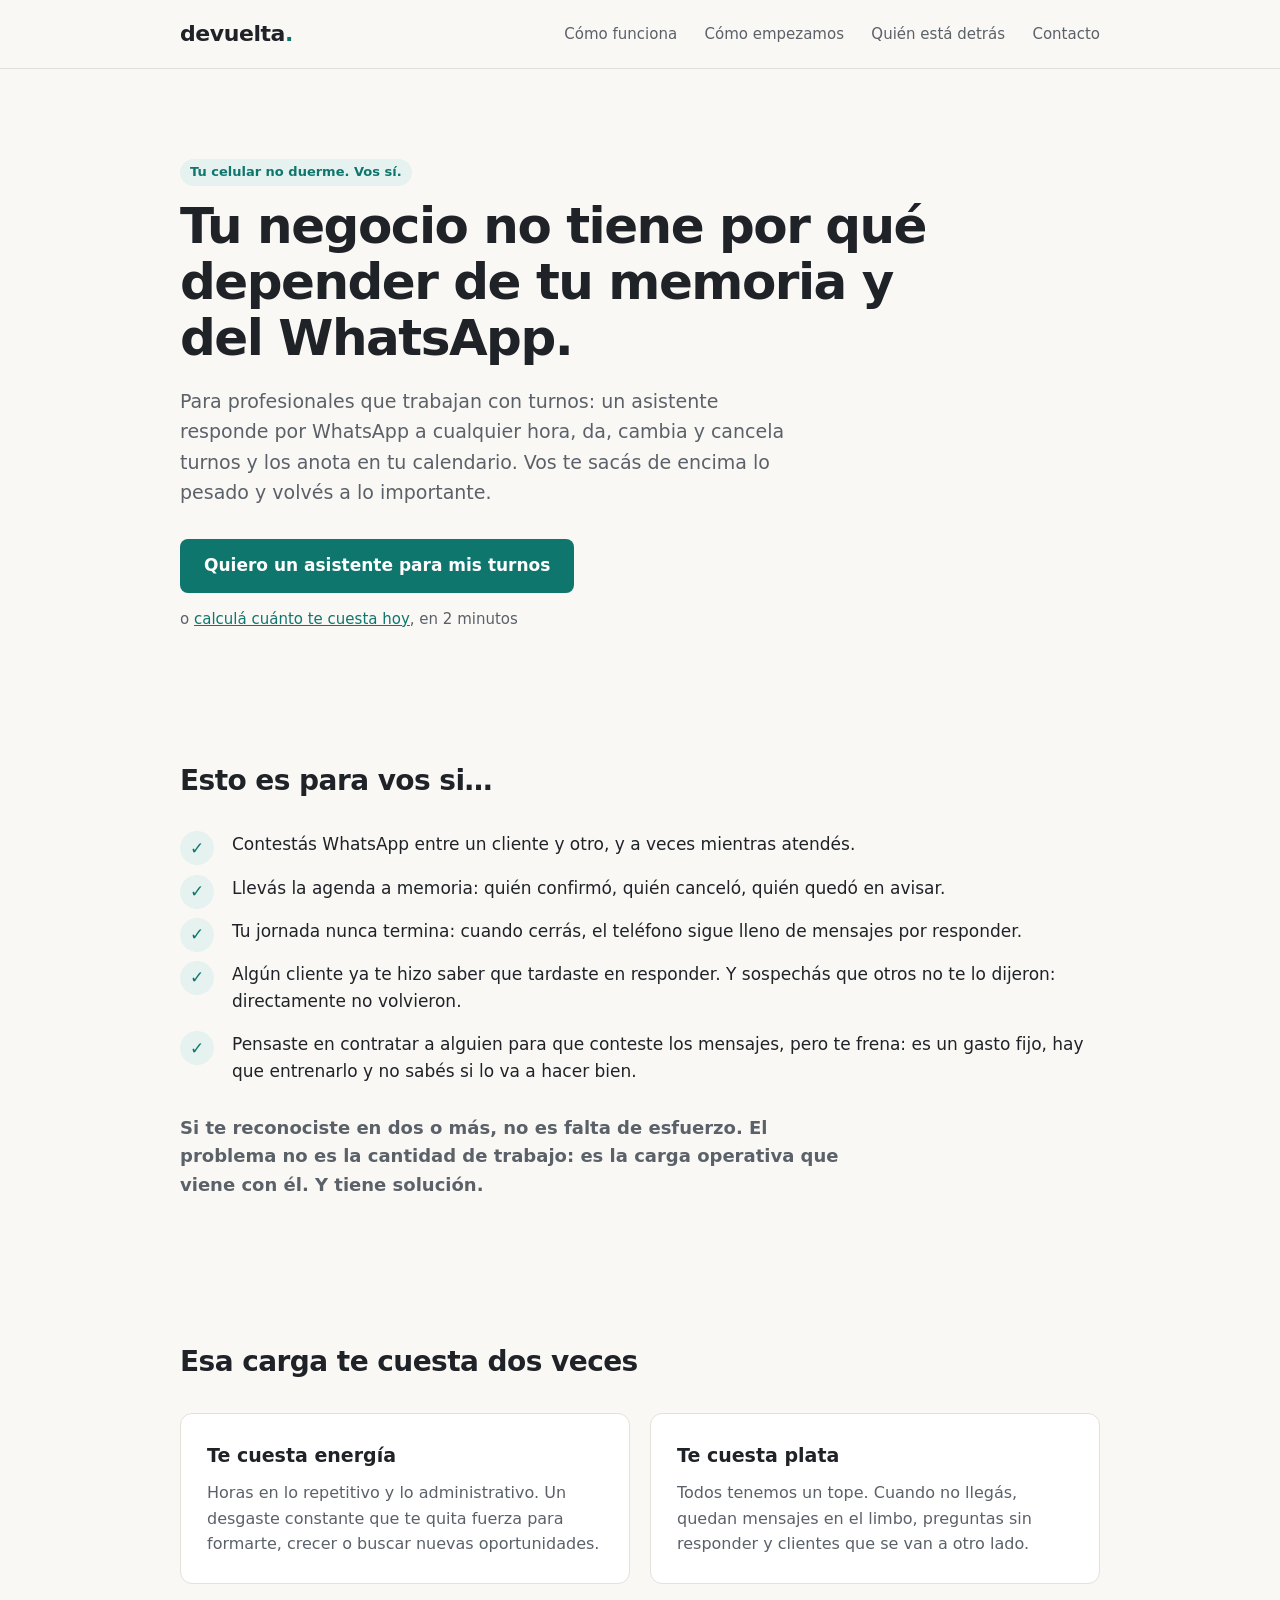
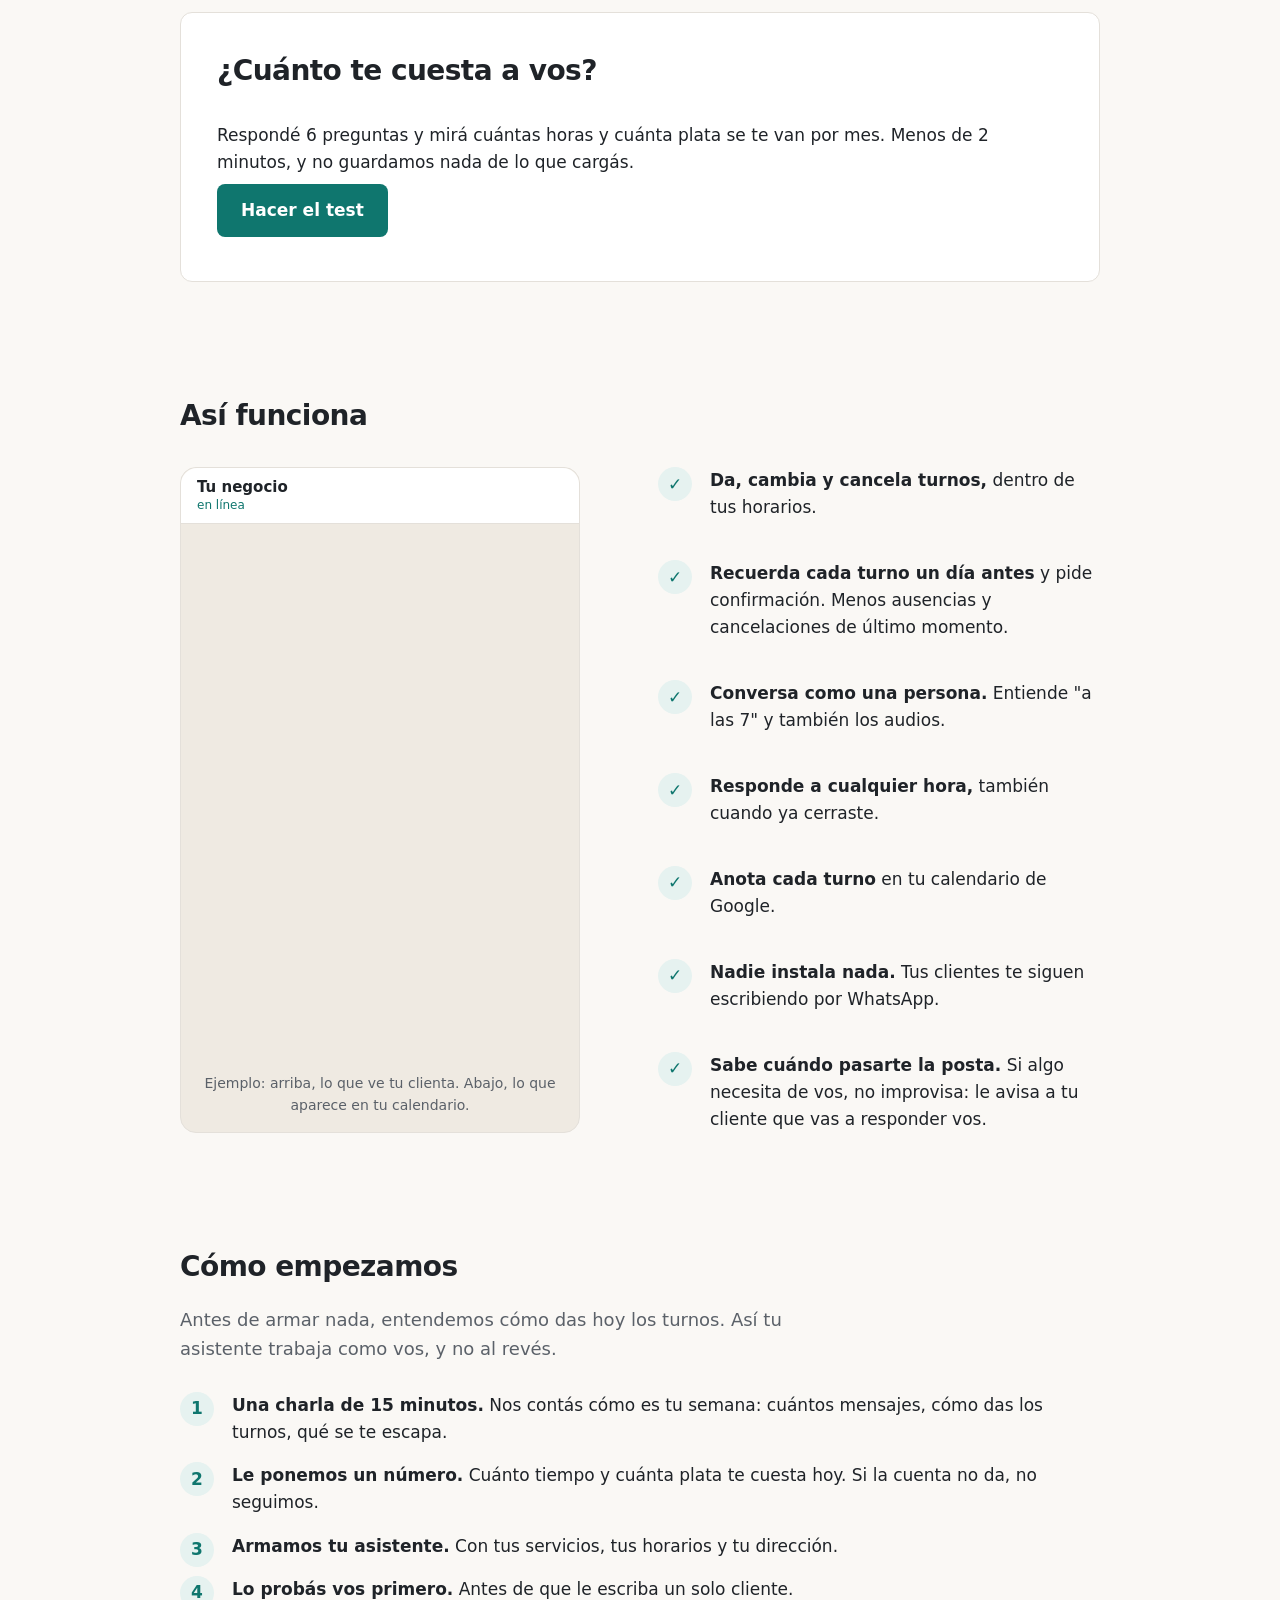
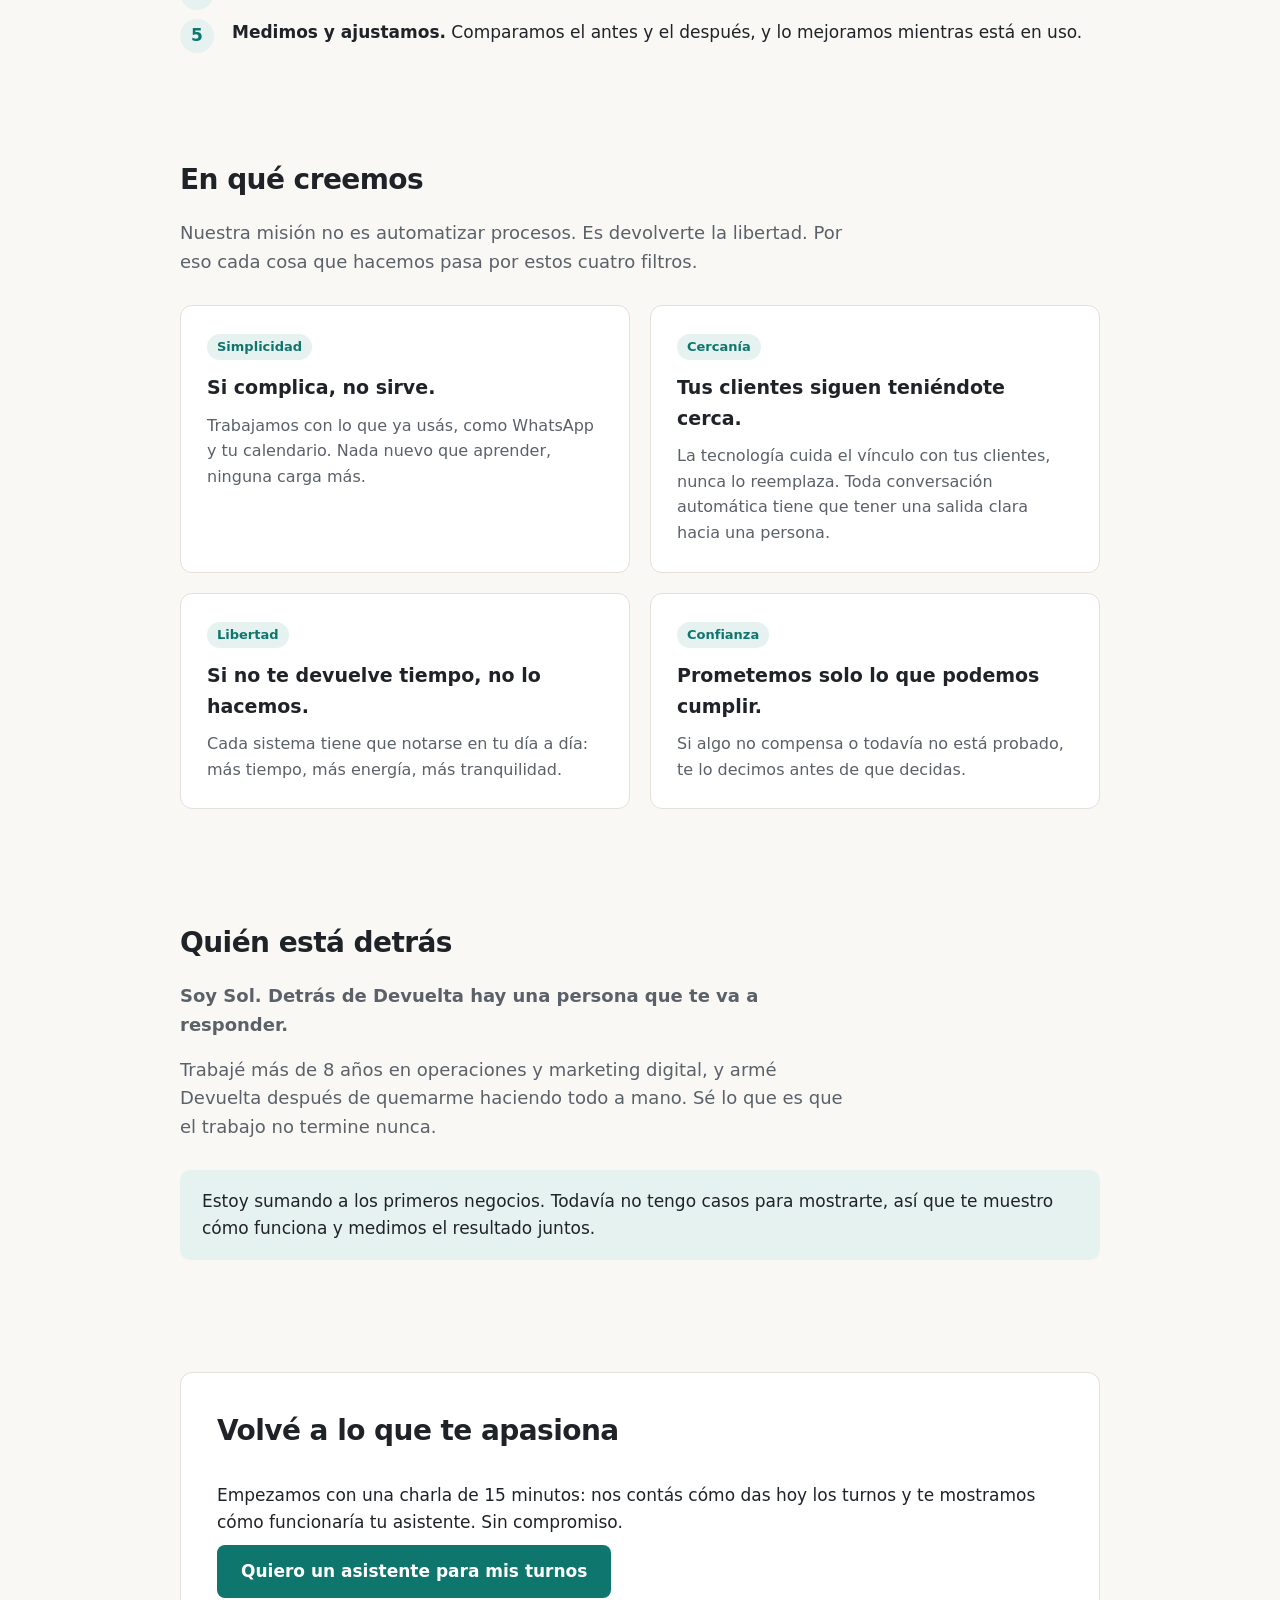
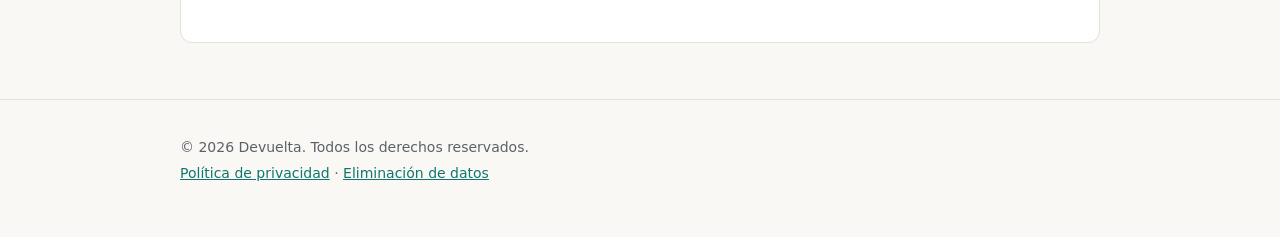
<file: index.html>
<!doctype html>
<html lang="es-AR">
<head>
  <meta charset="utf-8">
  <meta name="viewport" content="width=device-width, initial-scale=1">
  <title>Devuelta · Soluciones impulsadas con IA</title>
  <meta name="description" content="Para profesionales que trabajan con turnos: un asistente responde por WhatsApp a cualquier hora, da, cambia y cancela turnos, los recuerda un día antes y los anota en tu calendario. Sin instalar nada.">
  <meta property="og:type" content="website">
  <meta property="og:url" content="https://devuelta.com.ar/">
  <meta property="og:title" content="Devuelta · Soluciones impulsadas con IA">
  <meta property="og:description" content="Tu celular no duerme. Vos sí. Un asistente atiende tus turnos por WhatsApp y vos volvés a lo importante.">
  <meta property="og:locale" content="es_AR">
  <link rel="icon" href="favicon.svg" type="image/svg+xml">
  <link rel="icon" href="favicon-32.png" sizes="32x32" type="image/png">
  <link rel="apple-touch-icon" href="apple-touch-icon.png">
  <link rel="stylesheet" href="styles.css?v=10">
</head>
<body>
  <header>
    <div class="contenedor">
      <a class="marca" href="index.html">devuelta<span>.</span></a>
      <nav>
        <a href="#como-funciona">Cómo funciona</a>
        <a href="#como-empezamos">Cómo empezamos</a>
        <a href="#quien">Quién está detrás</a>
        <a href="#contacto">Contacto</a>
      </nav>
    </div>
  </header>

  <main>
    <div class="contenedor hero">
      <span class="etiqueta">Tu celular no duerme. Vos sí.</span>
      <h1>Tu negocio no tiene por qué depender de tu memoria y del WhatsApp.</h1>
      <p>Para profesionales que trabajan con turnos: un asistente responde por WhatsApp a cualquier hora, da, cambia y cancela turnos y los anota en tu calendario. Vos te sacás de encima lo pesado y volvés a lo importante.</p>
      <a class="boton" href="https://wa.me/5492213147922?text=%C2%A1Hola%20Sol%21%20Vi%20la%20web%20de%20Devuelta%20y%20quiero%20un%20asistente%20para%20mis%20turnos.%20Te%20cuento%20c%C3%B3mo%20trabajo%20hoy%3A" target="_blank" rel="noopener">Quiero un asistente para mis turnos</a>
      <p class="hero-secundario">o <a href="test/index.html">calculá cuánto te cuesta hoy</a>, en 2 minutos</p>
    </div>

    <section id="para-vos">
      <div class="contenedor">
        <h2>Esto es para vos si…</h2>
        <ol class="pasos checklist">
          <li>Contestás WhatsApp entre un cliente y otro, y a veces mientras atendés.</li>
          <li>Llevás la agenda a memoria: quién confirmó, quién canceló, quién quedó en avisar.</li>
          <li>Tu jornada nunca termina: cuando cerrás, el teléfono sigue lleno de mensajes por responder.</li>
          <li>Algún cliente ya te hizo saber que tardaste en responder. Y sospechás que otros no te lo dijeron: directamente no volvieron.</li>
          <li>Pensaste en contratar a alguien para que conteste los mensajes, pero te frena: es un gasto fijo, hay que entrenarlo y no sabés si lo va a hacer bien.</li>
        </ol>
        <p class="bajada cierre">Si te reconociste en dos o más, no es falta de esfuerzo. El problema no es la cantidad de trabajo: es la carga operativa que viene con él. Y tiene solución.</p>
      </div>
    </section>

    <section id="problema">
      <div class="contenedor">
        <h2>Esa carga te cuesta dos veces</h2>
        <div class="tarjetas">
          <div class="tarjeta">
            <h3>Te cuesta energía</h3>
            <p>Horas en lo repetitivo y lo administrativo. Un desgaste constante que te quita fuerza para formarte, crecer o buscar nuevas oportunidades.</p>
          </div>
          <div class="tarjeta">
            <h3>Te cuesta plata</h3>
            <p>Todos tenemos un tope. Cuando no llegás, quedan mensajes en el limbo, preguntas sin responder y clientes que se van a otro lado.</p>
          </div>
        </div>
        <div class="contacto test-bloque">
          <h2>¿Cuánto te cuesta a vos?</h2>
          <p>Respondé 6 preguntas y mirá cuántas horas y cuánta plata se te van por mes. Menos de 2 minutos, y no guardamos nada de lo que cargás.</p>
          <p><a class="boton" href="test/index.html">Hacer el test</a></p>
        </div>
      </div>
    </section>

    <section id="como-funciona">
      <div class="contenedor">
        <h2>Así funciona</h2>
        <div class="dos-columnas">
          <div class="chat" id="chat" aria-label="Ejemplo de conversación por WhatsApp: a las 22:15 una clienta pide turno y el asistente se lo reserva para el viernes a las 19.">
            <div class="chat-cabecera"><strong>Tu negocio</strong><span id="chatEstado">en línea</span></div>
            <div class="msg clienta">Hola! Quiero un turno para el viernes a la tarde, puede ser?<span class="hora">22:15</span></div>
            <div class="msg">¡Hola! 😊 El viernes a la tarde tengo libre a las 16:00 y a las 19:00. ¿Cuál te queda mejor? Decime también tu nombre y para qué es el turno.<span class="hora">22:15</span></div>
            <div class="msg clienta">A las 7. Soy Carla, es para una limpieza facial<span class="hora">22:16</span></div>
            <div class="msg">¡Genial, Carla! Tu turno quedó reservado:<br>📅 <strong>Viernes 20/11, 19:00</strong><br>📍 Mitre 450<br>Si necesitás cambiarlo, escribime por acá.<span class="hora">22:16</span></div>
            <div class="chat-aviso">📅 <strong>Nuevo turno en tu calendario</strong><br>Viernes 20/11 · 19:00 · Carla · Limpieza facial</div>
            <p class="chat-pie">Ejemplo: arriba, lo que ve tu clienta. Abajo, lo que aparece en tu calendario.</p>
          </div>
          <div>
            <ol class="pasos checklist">
              <li><strong>Da, cambia y cancela turnos,</strong> dentro de tus horarios.</li>
              <li><strong>Recuerda cada turno un día antes</strong> y pide confirmación. Menos ausencias y cancelaciones de último momento.</li>
              <li><strong>Conversa como una persona.</strong> Entiende "a las 7" y también los audios.</li>
              <li><strong>Responde a cualquier hora,</strong> también cuando ya cerraste.</li>
              <li><strong>Anota cada turno</strong> en tu calendario de Google.</li>
              <li><strong>Nadie instala nada.</strong> Tus clientes te siguen escribiendo por WhatsApp.</li>
              <li><strong>Sabe cuándo pasarte la posta.</strong> Si algo necesita de vos, no improvisa: le avisa a tu cliente que vas a responder vos.</li>
            </ol>
          </div>
        </div>
      </div>
    </section>

    <section id="como-empezamos">
      <div class="contenedor">
        <h2>Cómo empezamos</h2>
        <p class="bajada">Antes de armar nada, entendemos cómo das hoy los turnos. Así tu asistente trabaja como vos, y no al revés.</p>
        <ol class="pasos">
          <li><strong>Una charla de 15 minutos.</strong> Nos contás cómo es tu semana: cuántos mensajes, cómo das los turnos, qué se te escapa.</li>
          <li><strong>Le ponemos un número.</strong> Cuánto tiempo y cuánta plata te cuesta hoy. Si la cuenta no da, no seguimos.</li>
          <li><strong>Armamos tu asistente.</strong> Con tus servicios, tus horarios y tu dirección.</li>
          <li><strong>Lo probás vos primero.</strong> Antes de que le escriba un solo cliente.</li>
          <li><strong>Medimos y ajustamos.</strong> Comparamos el antes y el después, y lo mejoramos mientras está en uso.</li>
        </ol>
      </div>
    </section>

    <section id="valores">
      <div class="contenedor">
        <h2>En qué creemos</h2>
        <p class="bajada">Nuestra misión no es automatizar procesos. Es devolverte la libertad. Por eso cada cosa que hacemos pasa por estos cuatro filtros.</p>
        <div class="tarjetas tarjetas-dos">
          <div class="tarjeta">
            <span class="etiqueta">Simplicidad</span>
            <h3>Si complica, no sirve.</h3>
            <p>Trabajamos con lo que ya usás, como WhatsApp y tu calendario. Nada nuevo que aprender, ninguna carga más.</p>
          </div>
          <div class="tarjeta">
            <span class="etiqueta">Cercanía</span>
            <h3>Tus clientes siguen teniéndote cerca.</h3>
            <p>La tecnología cuida el vínculo con tus clientes, nunca lo reemplaza. Toda conversación automática tiene que tener una salida clara hacia una persona.</p>
          </div>
          <div class="tarjeta">
            <span class="etiqueta">Libertad</span>
            <h3>Si no te devuelve tiempo, no lo hacemos.</h3>
            <p>Cada sistema tiene que notarse en tu día a día: más tiempo, más energía, más tranquilidad.</p>
          </div>
          <div class="tarjeta">
            <span class="etiqueta">Confianza</span>
            <h3>Prometemos solo lo que podemos cumplir.</h3>
            <p>Si algo no compensa o todavía no está probado, te lo decimos antes de que decidas.</p>
          </div>
        </div>
      </div>
    </section>

    <section id="quien">
      <div class="contenedor">
        <h2>Quién está detrás</h2>
        <p class="bajada"><strong>Soy Sol. Detrás de Devuelta hay una persona que te va a responder.</strong></p>
        <p class="bajada">Trabajé más de 8 años en operaciones y marketing digital, y armé Devuelta después de quemarme haciendo todo a mano. Sé lo que es que el trabajo no termine nunca.</p>
        <p class="nota">Estoy sumando a los primeros negocios. Todavía no tengo casos para mostrarte, así que te muestro cómo funciona y medimos el resultado juntos.</p>
      </div>
    </section>

    <section id="contacto">
      <div class="contenedor">
        <div class="contacto">
          <h2>Volvé a lo que te apasiona</h2>
          <p>Empezamos con una charla de 15 minutos: nos contás cómo das hoy los turnos y te mostramos cómo funcionaría tu asistente. Sin compromiso.</p>
          <p><a class="boton" href="https://wa.me/5492213147922?text=%C2%A1Hola%20Sol%21%20Vi%20la%20web%20de%20Devuelta%20y%20quiero%20un%20asistente%20para%20mis%20turnos.%20Te%20cuento%20c%C3%B3mo%20trabajo%20hoy%3A" target="_blank" rel="noopener">Quiero un asistente para mis turnos</a></p>
        </div>
      </div>
    </section>
  </main>

  <footer>
    <div class="contenedor">
      <p>© 2026 Devuelta. Todos los derechos reservados.</p>
      <p><a href="privacidad.html">Política de privacidad</a> · <a href="privacidad.html#eliminacion">Eliminación de datos</a></p>
    </div>
  </footer>
<script>
// Conversación de ejemplo: aparece mensaje a mensaje, como en la demo.
// Sin JavaScript o con "reducir movimiento" activado, se ve completa.
(function () {
  var chat = document.getElementById("chat");
  if (!chat || !("IntersectionObserver" in window)) return;
  if (window.matchMedia && window.matchMedia("(prefers-reduced-motion: reduce)").matches) return;
  var piezas = chat.querySelectorAll(".msg, .chat-aviso, .chat-fecha");
  var estado = document.getElementById("chatEstado");
  // [momento en ms, qué pasa]: número = mostrar esa pieza; "e" = escribiendo; "l" = en línea
  var guion = [[600, 0], [1500, "e"], [3200, 1], [3200, "l"], [5200, 2], [6200, "e"], [8000, 3], [8000, "l"], [9200, 4]];
  var timers = [], corriendo = false;
  chat.classList.add("animado");
  function reiniciar() {
    piezas.forEach(function (p) { p.classList.remove("visible"); });
    estado.textContent = "en línea";
  }
  function correr() {
    corriendo = true;
    reiniciar();
    guion.forEach(function (paso) {
      timers.push(setTimeout(function () {
        if (paso[1] === "e") estado.textContent = "escribiendo…";
        else if (paso[1] === "l") estado.textContent = "en línea";
        else if (piezas[paso[1]]) piezas[paso[1]].classList.add("visible");
      }, paso[0]));
    });
    timers.push(setTimeout(correr, 15000));
  }
  function frenar() { timers.forEach(clearTimeout); timers = []; corriendo = false; }
  new IntersectionObserver(function (entradas) {
    entradas.forEach(function (e) {
      if (e.isIntersecting && !corriendo) correr();
      else if (!e.isIntersecting && corriendo) frenar();
    });
  }, { threshold: 0.4 }).observe(chat);
})();
</script>
</body>
</html>
</file>
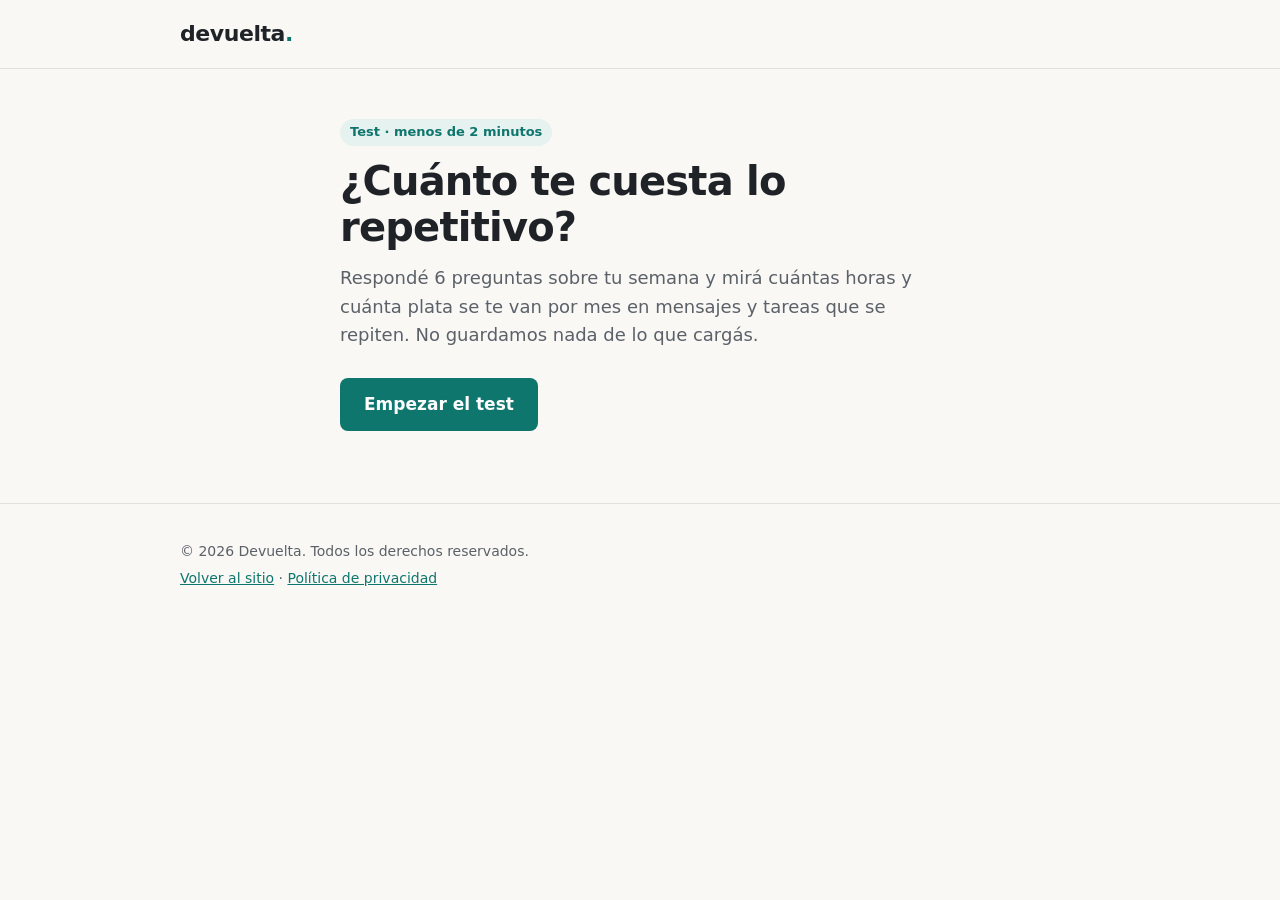
<file: test/index.html>
<!doctype html>
<html lang="es-AR">
<head>
  <meta charset="utf-8">
  <meta name="viewport" content="width=device-width, initial-scale=1">
  <title>Test · ¿Cuánto te cuesta lo repetitivo? · Devuelta</title>
  <meta name="description" content="Respondé 6 preguntas y mirá cuántas horas y cuánta plata se te van por mes en mensajes y tareas repetitivas. No guardamos nada de lo que cargás.">
  <link rel="icon" href="../favicon.svg" type="image/svg+xml">
  <link rel="icon" href="../favicon-32.png" sizes="32x32" type="image/png">
  <link rel="apple-touch-icon" href="../apple-touch-icon.png">
  <link rel="stylesheet" href="../styles.css?v=10">
  <style>
    .test { max-width: 640px; margin: 0 auto; padding: 48px 20px 72px; }
    .test h1 { font-size: clamp(28px, 4.5vw, 40px); line-height: 1.15; letter-spacing: -0.02em; margin: 0 0 14px; }
    .test .intro { color: var(--suave); font-size: 18px; margin: 0 0 28px; }
    .progreso { height: 6px; background: var(--borde); border-radius: 999px; overflow: hidden; margin-bottom: 28px; }
    .progreso span { display: block; height: 100%; width: 0; background: var(--acento); transition: width .25s; }
    .paso-num { color: var(--suave); font-size: 14px; margin: 0 0 6px; }
    .pregunta h2 { font-size: 24px; line-height: 1.25; margin: 0 0 8px; }
    .pregunta .ayuda { color: var(--suave); margin: 0 0 20px; font-size: 16px; }
    .opciones { display: grid; gap: 10px; }
    .opcion {
      text-align: left; font: inherit; color: var(--texto); background: #fff;
      border: 1px solid var(--borde); border-radius: 10px; padding: 14px 16px; cursor: pointer;
    }
    .opcion:hover, .opcion:focus-visible { border-color: var(--acento); outline: none; }
    .campo { display: flex; gap: 10px; flex-wrap: wrap; }
    .campo input {
      flex: 1 1 200px; font: inherit; padding: 13px 14px; border: 1px solid var(--borde);
      border-radius: 8px; background: #fff; color: var(--texto);
    }
    .campo input:focus { border-color: var(--acento); outline: none; }
    .boton[disabled] { opacity: .5; cursor: default; }
    button.boton { border: 0; font: inherit; font-weight: 600; cursor: pointer; }
    .volver { background: none; border: 0; color: var(--suave); font: inherit; font-size: 15px; padding: 0; margin-top: 22px; cursor: pointer; text-decoration: underline; }
    .resultado .cifra { font-size: clamp(34px, 6vw, 48px); font-weight: 700; color: var(--acento); line-height: 1.1; margin: 0; }
    .resultado .tarjeta { margin-bottom: 14px; }
    .resultado .tarjeta p { margin: 6px 0 0; }
    .aviso { color: var(--suave); font-size: 14px; margin-top: 20px; }
    [hidden] { display: none !important; }
  </style>
</head>
<body>
  <header>
    <div class="contenedor">
      <a class="marca" href="../index.html">devuelta<span>.</span></a>
    </div>
  </header>

  <main class="test">
    <section id="inicio" style="padding:0">
      <span class="etiqueta">Test · menos de 2 minutos</span>
      <h1>¿Cuánto te cuesta lo repetitivo?</h1>
      <p class="intro">Respondé 6 preguntas sobre tu semana y mirá cuántas horas y cuánta plata se te van por mes en mensajes y tareas que se repiten. No guardamos nada de lo que cargás.</p>
      <button class="boton" id="empezar" type="button">Empezar el test</button>
    </section>

    <section id="preguntas" style="padding:0" hidden>
      <div class="progreso" aria-hidden="true"><span id="barra"></span></div>
      <p class="paso-num" id="pasoNum"></p>
      <div class="pregunta" id="pregunta"></div>
      <button class="volver" id="volver" type="button">Volver a la pregunta anterior</button>
    </section>

    <section id="resultado" class="resultado" style="padding:0" hidden>
      <span class="etiqueta">Tu resultado</span>
      <h1 id="resTitulo"></h1>
      <div class="tarjeta">
        <p class="cifra" id="resHoras"></p>
        <p id="resHorasTexto"></p>
      </div>
      <div class="tarjeta" id="tarjetaPlata">
        <p class="cifra" id="resPlata"></p>
        <p id="resPlataTexto"></p>
      </div>
      <p class="bajada" id="resCierre"></p>
      <p><a class="boton" id="resWhatsapp" target="_blank" rel="noopener">Contanos tu resultado por WhatsApp</a></p>
      <p class="aviso">Es una estimación hecha con tus respuestas, no una promesa de ahorro. La cuenta se hace en tu teléfono o computadora: no guardamos ni enviamos nada de lo que cargaste. Si nos escribís, solo nos llega lo que vos mandes.</p>
      <button class="volver" id="repetir" type="button">Hacer el test de nuevo</button>
    </section>
  </main>

  <footer>
    <div class="contenedor">
      <p>© 2026 Devuelta. Todos los derechos reservados.</p>
      <p><a href="../index.html">Volver al sitio</a> · <a href="../privacidad.html">Política de privacidad</a></p>
    </div>
  </footer>

<script>
// Número de WhatsApp de Sol (el mismo de las demos)
const WHATSAPP_NUMERO = "5492213147922";
const SEMANAS_POR_MES = 4.3;

// Cada pregunta: opciones con un valor para la cuenta, o un campo numérico
const PREGUNTAS = [
  { id: "rubro", titulo: "¿A qué se dedica tu negocio?",
    opciones: [
      { t: "Salud: consultorio, clínica, kinesiología", v: "salud" },
      { t: "Estética y bienestar: centro de estética, masajes, peluquería", v: "estética y bienestar" },
      { t: "Inmobiliaria", v: "inmobiliaria" },
      { t: "Estudio profesional: contable, jurídico u otro", v: "estudio profesional" },
      { t: "Otro tipo de negocio", v: "otro rubro" } ] },
  { id: "conversaciones", titulo: "¿Cuántas conversaciones con clientes tenés por día?",
    ayuda: "Por WhatsApp, teléfono o redes: turnos, consultas, cambios, preguntas.",
    opciones: [
      { t: "Menos de 10", v: 6 }, { t: "Entre 10 y 25", v: 17 },
      { t: "Entre 25 y 50", v: 37 }, { t: "Más de 50", v: 60 } ] },
  { id: "minutos", titulo: "¿Cuánto tiempo te lleva cada una, en promedio?",
    ayuda: "Sumá todo el ida y vuelta: leer, buscar en la agenda, responder, confirmar.",
    opciones: [
      { t: "1 o 2 minutos", v: 1.5 }, { t: "Entre 3 y 5 minutos", v: 4 },
      { t: "Entre 5 y 10 minutos", v: 7.5 }, { t: "Más de 10 minutos", v: 12 } ] },
  { id: "dias", titulo: "¿Cuántos días por semana respondés mensajes de trabajo?",
    ayuda: "Contá también los que no atendés, pero igual contestás.",
    opciones: [
      { t: "5 días", v: 5 }, { t: "6 días", v: 6 }, { t: "Los 7 días", v: 7 } ] },
  { id: "perdidos", titulo: "¿Cuántos turnos, ventas o clientes se te caen por semana?",
    ayuda: "Por responder tarde, por olvidos o porque nadie confirmó. Una estimación sirve.",
    opciones: [
      { t: "Ninguno", v: 0 }, { t: "1 o 2", v: 1.5 },
      { t: "Entre 3 y 5", v: 4 }, { t: "Más de 5", v: 7 } ] },
  { id: "valor", titulo: "¿Cuánto vale, en promedio, un turno o una venta?",
    ayuda: "En pesos. Si no tenés el número exacto, poné uno aproximado.",
    campo: { placeholder: "Por ejemplo, 25000" } }
];

const $ = (id) => document.getElementById(id);
let paso = 0;
let respuestas = {};

function mostrar(seccion) {
  ["inicio", "preguntas", "resultado"].forEach((s) => { $(s).hidden = s !== seccion; });
  window.scrollTo(0, 0);
}

function pintarPregunta() {
  const p = PREGUNTAS[paso];
  $("barra").style.width = (paso / PREGUNTAS.length) * 100 + "%";
  $("pasoNum").textContent = "Pregunta " + (paso + 1) + " de " + PREGUNTAS.length;
  $("volver").hidden = paso === 0;
  const cont = $("pregunta");
  cont.innerHTML = "";
  const h = document.createElement("h2");
  h.textContent = p.titulo;
  cont.appendChild(h);
  if (p.ayuda) {
    const a = document.createElement("p");
    a.className = "ayuda";
    a.textContent = p.ayuda;
    cont.appendChild(a);
  }
  if (p.opciones) {
    const lista = document.createElement("div");
    lista.className = "opciones";
    p.opciones.forEach((o) => {
      const b = document.createElement("button");
      b.type = "button";
      b.className = "opcion";
      b.textContent = o.t;
      b.addEventListener("click", () => responder(p.id, o.v));
      lista.appendChild(b);
    });
    cont.appendChild(lista);
  } else {
    const form = document.createElement("form");
    form.className = "campo";
    const input = document.createElement("input");
    input.type = "text";
    input.inputMode = "numeric";
    input.placeholder = p.campo.placeholder;
    input.setAttribute("aria-label", p.titulo);
    if (respuestas[p.id]) input.value = respuestas[p.id];
    const b = document.createElement("button");
    b.type = "submit";
    b.className = "boton";
    b.textContent = "Ver mi resultado";
    const leer = () => Number(input.value.replace(/\D/g, ""));
    b.disabled = !(leer() > 0);
    input.addEventListener("input", () => { b.disabled = !(leer() > 0); });
    form.addEventListener("submit", (e) => {
      e.preventDefault();
      if (leer() > 0) responder(p.id, leer());
    });
    form.appendChild(input);
    form.appendChild(b);
    cont.appendChild(form);
    input.focus();
  }
}

function responder(id, valor) {
  respuestas[id] = valor;
  paso++;
  if (paso < PREGUNTAS.length) pintarPregunta();
  else pintarResultado();
}

const pesos = new Intl.NumberFormat("es-AR", { style: "currency", currency: "ARS", maximumFractionDigits: 0 });
const redondear = (n, a) => Math.round(n / a) * a;

function pintarResultado() {
  const r = respuestas;
  const horasMes = Math.round((r.conversaciones * r.minutos * r.dias * SEMANAS_POR_MES) / 60);
  const jornadas = Math.round(horasMes / 8);
  const plataMes = redondear(r.perdidos * r.valor * SEMANAS_POR_MES, 1000);

  $("resTitulo").textContent = horasMes >= 20
    ? "Lo repetitivo se está llevando una parte grande de tu mes."
    : "Lo repetitivo ya te está sacando tiempo.";
  $("resHoras").textContent = "≈ " + horasMes + " horas por mes";
  $("resHorasTexto").textContent = jornadas >= 1
    ? "respondiendo mensajes y coordinando. Son unas " + jornadas + (jornadas === 1 ? " jornada" : " jornadas") + " de trabajo de 8 horas que no van a lo que elegiste hacer."
    : "respondiendo mensajes y coordinando. Es tiempo que no va a lo que elegiste hacer.";

  if (plataMes > 0) {
    $("tarjetaPlata").hidden = false;
    $("resPlata").textContent = "≈ " + pesos.format(plataMes) + " por mes";
    $("resPlataTexto").textContent = "en turnos, ventas o clientes que se caen. Es plata que se queda sobre la mesa.";
  } else {
    $("tarjetaPlata").hidden = true;
  }

  $("resCierre").textContent = "No todo eso se puede delegar, pero una parte sí. Contanos tu resultado y vemos juntos qué se puede sacarte de encima primero.";

  let msg = "¡Hola! Hice el test de Devuelta. Mi negocio es de " + r.rubro + " y me dio unas " + horasMes + " horas por mes en mensajes";
  msg += plataMes > 0 ? " y unos " + pesos.format(plataMes) + " por mes en clientes que se caen." : ".";
  msg += " Quiero ver cómo bajarlo.";
  $("resWhatsapp").href = "https://wa.me/" + WHATSAPP_NUMERO + "?text=" + encodeURIComponent(msg);

  $("barra").style.width = "100%";
  mostrar("resultado");
}

$("empezar").addEventListener("click", () => { paso = 0; respuestas = {}; mostrar("preguntas"); pintarPregunta(); });
$("volver").addEventListener("click", () => { if (paso > 0) { paso--; pintarPregunta(); } });
$("repetir").addEventListener("click", () => { paso = 0; respuestas = {}; mostrar("preguntas"); pintarPregunta(); });
</script>
</body>
</html>
</file>
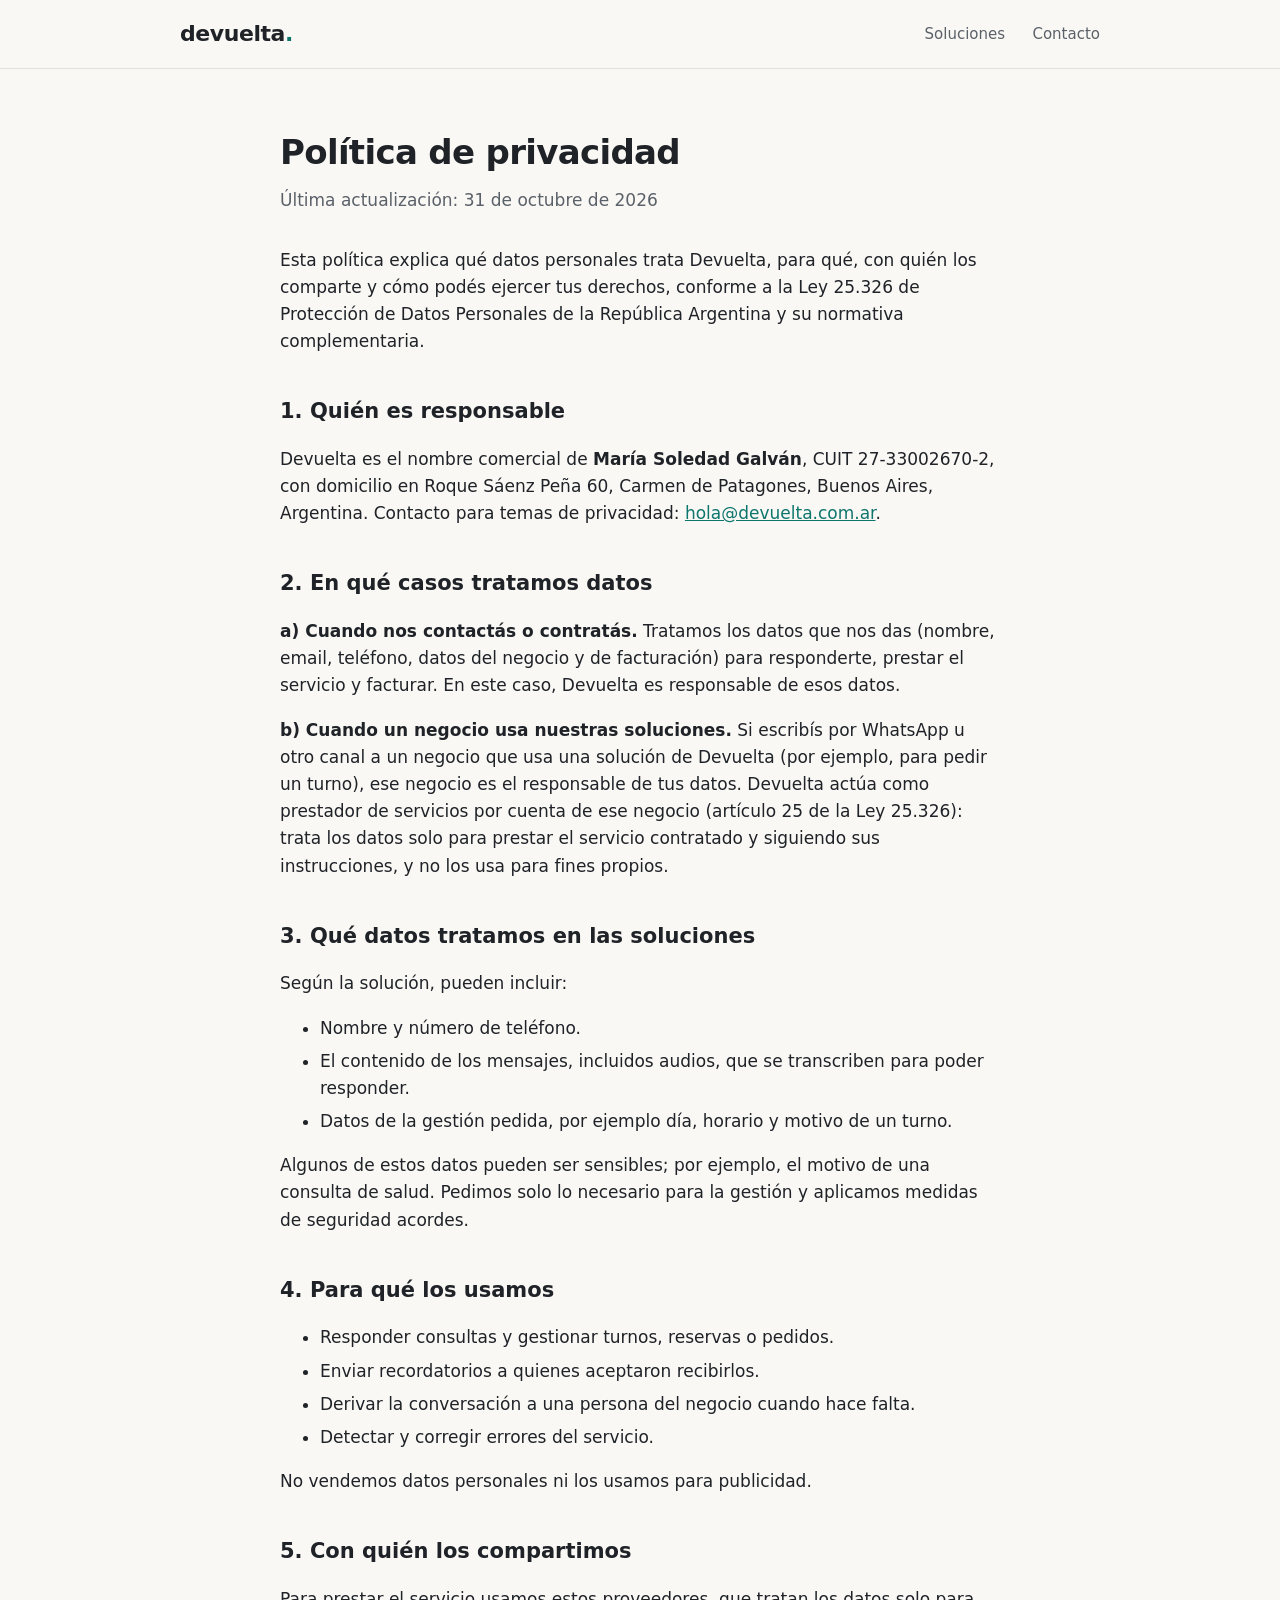
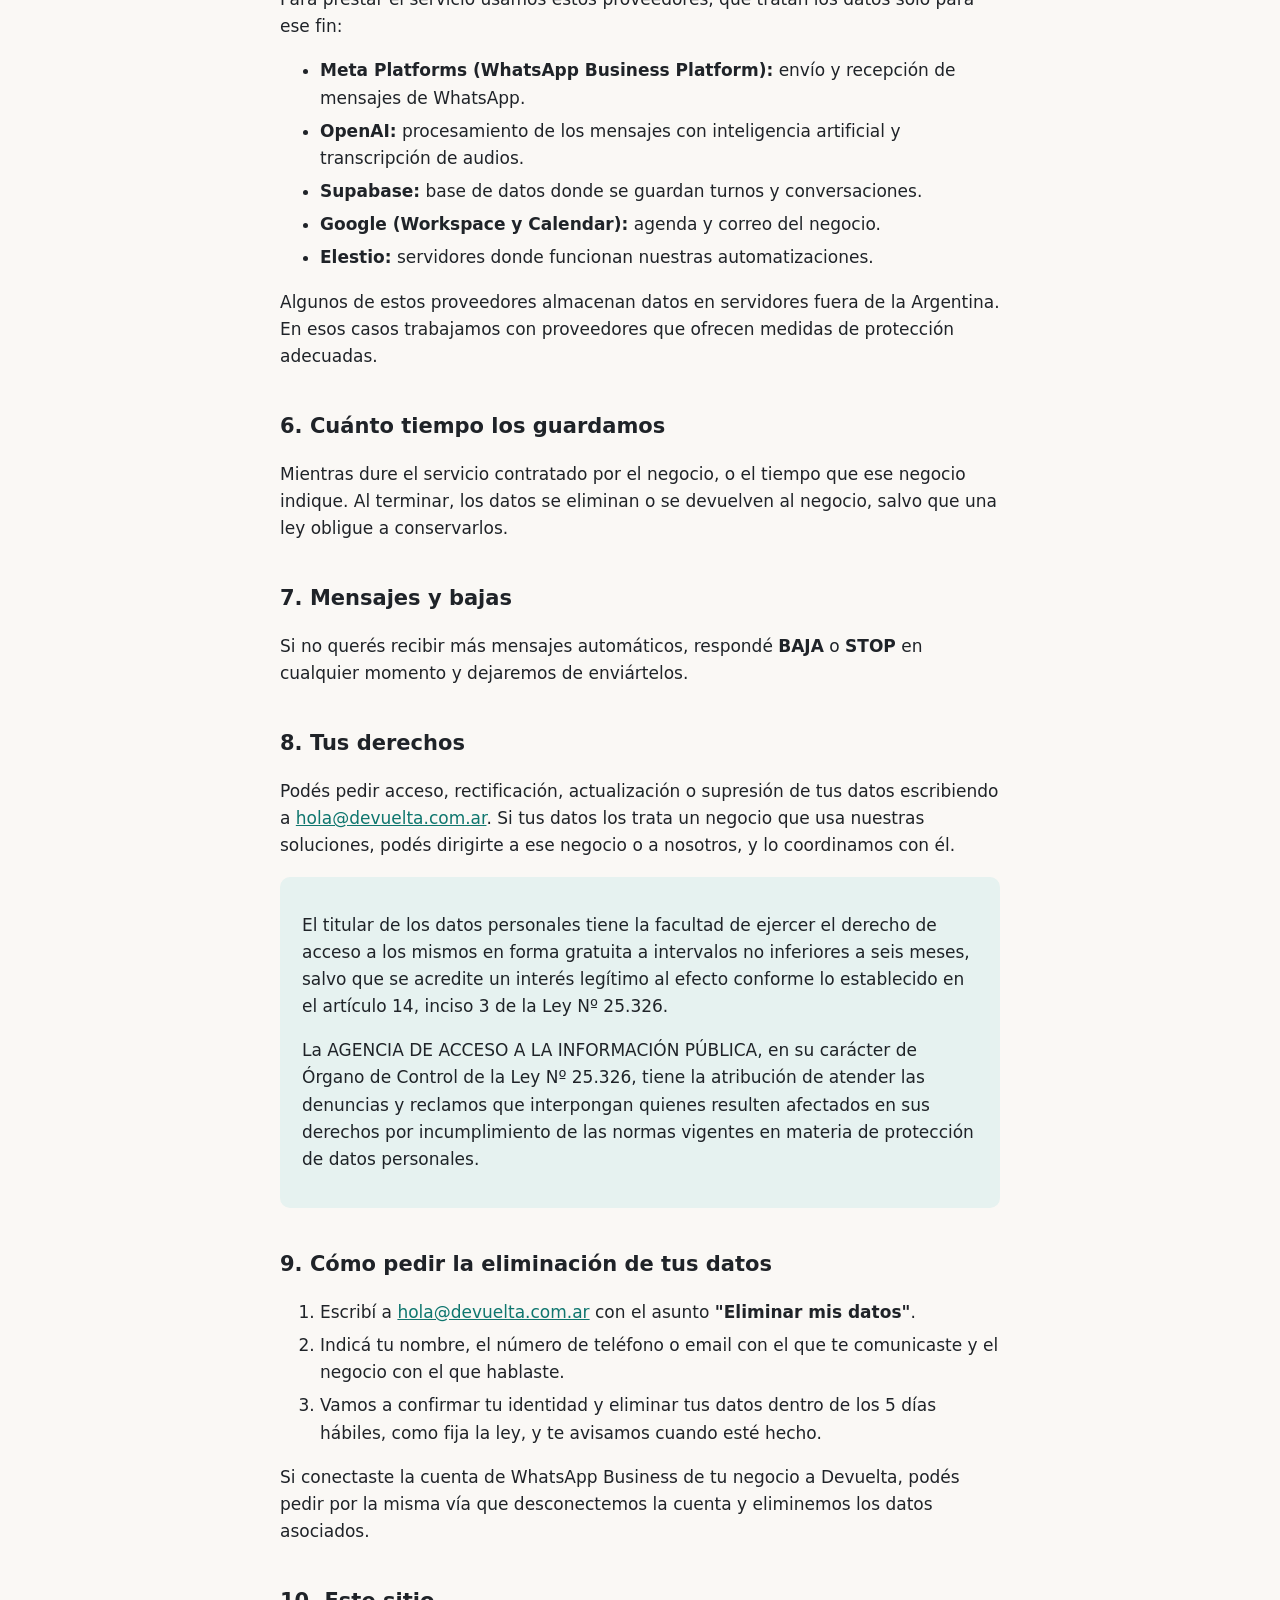
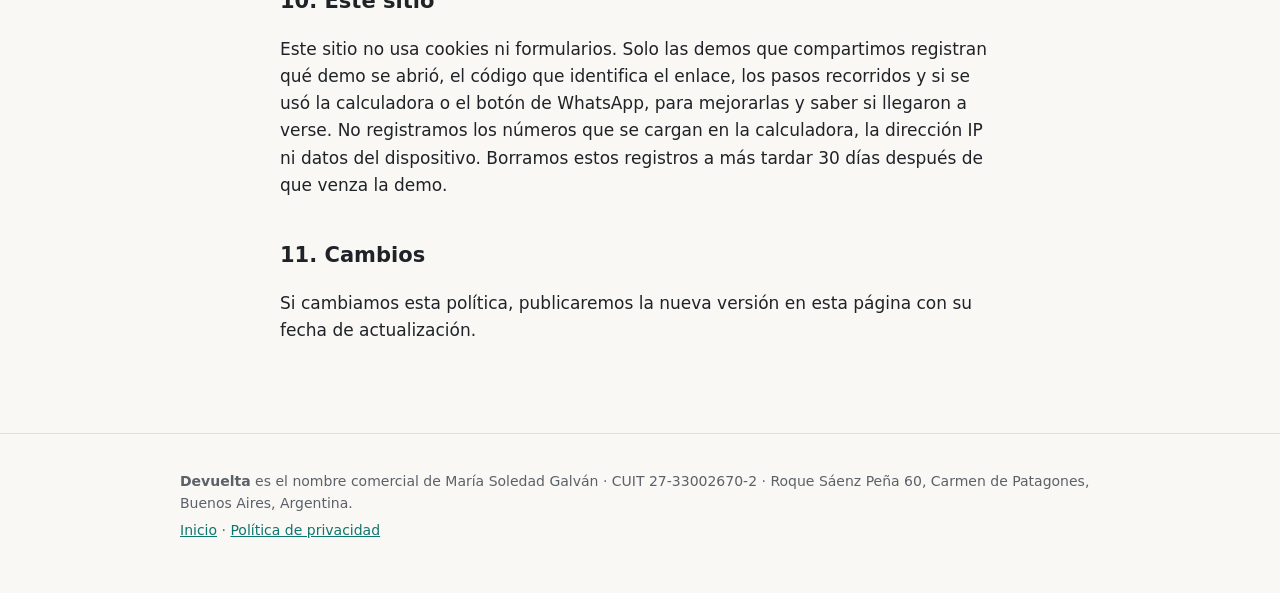
<file: privacidad.html>
<!doctype html>
<html lang="es-AR">
<head>
  <meta charset="utf-8">
  <meta name="viewport" content="width=device-width, initial-scale=1">
  <title>Política de privacidad · Devuelta</title>
  <meta name="description" content="Cómo Devuelta trata los datos personales, conforme a la Ley 25.326 de Protección de Datos Personales.">
  <link rel="icon" href="favicon.svg" type="image/svg+xml">
  <link rel="icon" href="favicon-32.png" sizes="32x32" type="image/png">
  <link rel="apple-touch-icon" href="apple-touch-icon.png">
  <link rel="stylesheet" href="styles.css?v=2">
</head>
<body>
  <header>
    <div class="contenedor">
      <a class="marca" href="index.html">devuelta<span>.</span></a>
      <nav>
        <a href="index.html#soluciones">Soluciones</a>
        <a href="index.html#contacto">Contacto</a>
      </nav>
    </div>
  </header>

  <main class="legal">
    <h1>Política de privacidad</h1>
    <p class="actualizado">Última actualización: 31 de octubre de 2026</p>

    <p>Esta política explica qué datos personales trata Devuelta, para qué, con quién los comparte y cómo podés ejercer tus derechos, conforme a la Ley 25.326 de Protección de Datos Personales de la República Argentina y su normativa complementaria.</p>

    <h2>1. Quién es responsable</h2>
    <p>Devuelta es el nombre comercial de <strong>María Soledad Galván</strong>, CUIT 27-33002670-2, con domicilio en Roque Sáenz Peña 60, Carmen de Patagones, Buenos Aires, Argentina. Contacto para temas de privacidad: <a href="mailto:hola@devuelta.com.ar">hola@devuelta.com.ar</a>.</p>

    <h2>2. En qué casos tratamos datos</h2>
    <p><strong>a) Cuando nos contactás o contratás.</strong> Tratamos los datos que nos das (nombre, email, teléfono, datos del negocio y de facturación) para responderte, prestar el servicio y facturar. En este caso, Devuelta es responsable de esos datos.</p>
    <p><strong>b) Cuando un negocio usa nuestras soluciones.</strong> Si escribís por WhatsApp u otro canal a un negocio que usa una solución de Devuelta (por ejemplo, para pedir un turno), ese negocio es el responsable de tus datos. Devuelta actúa como prestador de servicios por cuenta de ese negocio (artículo 25 de la Ley 25.326): trata los datos solo para prestar el servicio contratado y siguiendo sus instrucciones, y no los usa para fines propios.</p>

    <h2>3. Qué datos tratamos en las soluciones</h2>
    <p>Según la solución, pueden incluir:</p>
    <ul>
      <li>Nombre y número de teléfono.</li>
      <li>El contenido de los mensajes, incluidos audios, que se transcriben para poder responder.</li>
      <li>Datos de la gestión pedida, por ejemplo día, horario y motivo de un turno.</li>
    </ul>
    <p>Algunos de estos datos pueden ser sensibles; por ejemplo, el motivo de una consulta de salud. Pedimos solo lo necesario para la gestión y aplicamos medidas de seguridad acordes.</p>

    <h2>4. Para qué los usamos</h2>
    <ul>
      <li>Responder consultas y gestionar turnos, reservas o pedidos.</li>
      <li>Enviar recordatorios a quienes aceptaron recibirlos.</li>
      <li>Derivar la conversación a una persona del negocio cuando hace falta.</li>
      <li>Detectar y corregir errores del servicio.</li>
    </ul>
    <p>No vendemos datos personales ni los usamos para publicidad.</p>

    <h2>5. Con quién los compartimos</h2>
    <p>Para prestar el servicio usamos estos proveedores, que tratan los datos solo para ese fin:</p>
    <ul>
      <li><strong>Meta Platforms (WhatsApp Business Platform):</strong> envío y recepción de mensajes de WhatsApp.</li>
      <li><strong>OpenAI:</strong> procesamiento de los mensajes con inteligencia artificial y transcripción de audios.</li>
      <li><strong>Supabase:</strong> base de datos donde se guardan turnos y conversaciones.</li>
      <li><strong>Google (Workspace y Calendar):</strong> agenda y correo del negocio.</li>
      <li><strong>Elestio:</strong> servidores donde funcionan nuestras automatizaciones.</li>
    </ul>
    <p>Algunos de estos proveedores almacenan datos en servidores fuera de la Argentina. En esos casos trabajamos con proveedores que ofrecen medidas de protección adecuadas.</p>

    <h2>6. Cuánto tiempo los guardamos</h2>
    <p>Mientras dure el servicio contratado por el negocio, o el tiempo que ese negocio indique. Al terminar, los datos se eliminan o se devuelven al negocio, salvo que una ley obligue a conservarlos.</p>

    <h2>7. Mensajes y bajas</h2>
    <p>Si no querés recibir más mensajes automáticos, respondé <strong>BAJA</strong> o <strong>STOP</strong> en cualquier momento y dejaremos de enviártelos.</p>

    <h2>8. Tus derechos</h2>
    <p>Podés pedir acceso, rectificación, actualización o supresión de tus datos escribiendo a <a href="mailto:hola@devuelta.com.ar">hola@devuelta.com.ar</a>. Si tus datos los trata un negocio que usa nuestras soluciones, podés dirigirte a ese negocio o a nosotros, y lo coordinamos con él.</p>
    <div class="recuadro">
      <p>El titular de los datos personales tiene la facultad de ejercer el derecho de acceso a los mismos en forma gratuita a intervalos no inferiores a seis meses, salvo que se acredite un interés legítimo al efecto conforme lo establecido en el artículo 14, inciso 3 de la Ley Nº 25.326.</p>
      <p>La AGENCIA DE ACCESO A LA INFORMACIÓN PÚBLICA, en su carácter de Órgano de Control de la Ley Nº 25.326, tiene la atribución de atender las denuncias y reclamos que interpongan quienes resulten afectados en sus derechos por incumplimiento de las normas vigentes en materia de protección de datos personales.</p>
    </div>

    <h2 id="eliminacion">9. Cómo pedir la eliminación de tus datos</h2>
    <ol>
      <li>Escribí a <a href="mailto:hola@devuelta.com.ar">hola@devuelta.com.ar</a> con el asunto <strong>"Eliminar mis datos"</strong>.</li>
      <li>Indicá tu nombre, el número de teléfono o email con el que te comunicaste y el negocio con el que hablaste.</li>
      <li>Vamos a confirmar tu identidad y eliminar tus datos dentro de los 5 días hábiles, como fija la ley, y te avisamos cuando esté hecho.</li>
    </ol>
    <p>Si conectaste la cuenta de WhatsApp Business de tu negocio a Devuelta, podés pedir por la misma vía que desconectemos la cuenta y eliminemos los datos asociados.</p>

    <h2>10. Este sitio</h2>
    <p>Este sitio no usa cookies ni formularios. Solo las demos que compartimos registran qué demo se abrió, el código que identifica el enlace, los pasos recorridos y si se usó la calculadora o el botón de WhatsApp, para mejorarlas y saber si llegaron a verse. No registramos los números que se cargan en la calculadora, la dirección IP ni datos del dispositivo. Borramos estos registros a más tardar 30 días después de que venza la demo.</p>

    <h2>11. Cambios</h2>
    <p>Si cambiamos esta política, publicaremos la nueva versión en esta página con su fecha de actualización.</p>
  </main>

  <footer>
    <div class="contenedor">
      <p><strong>Devuelta</strong> es el nombre comercial de María Soledad Galván · CUIT 27-33002670-2 · Roque Sáenz Peña 60, Carmen de Patagones, Buenos Aires, Argentina.</p>
      <p><a href="index.html">Inicio</a> · <a href="privacidad.html">Política de privacidad</a></p>
    </div>
  </footer>
</body>
</html>
</file>
<file: styles.css>
:root {
  --fondo: #faf8f5;
  --texto: #1f2328;
  --suave: #5b6169;
  --acento: #0f766e;
  --acento-claro: #e6f2f0;
  --borde: #e4e0da;
  --ancho: 960px;
}

* { box-sizing: border-box; }

body {
  margin: 0;
  background: var(--fondo);
  color: var(--texto);
  font-family: "Inter", system-ui, -apple-system, "Segoe UI", sans-serif;
  font-size: 17px;
  line-height: 1.6;
}

a { color: var(--acento); }

.contenedor {
  max-width: var(--ancho);
  margin: 0 auto;
  padding: 0 20px;
}

header {
  border-bottom: 1px solid var(--borde);
}

header .contenedor {
  display: flex;
  align-items: center;
  justify-content: space-between;
  height: 68px;
}

.marca {
  font-weight: 700;
  font-size: 22px;
  letter-spacing: -0.02em;
  color: var(--texto);
  text-decoration: none;
}

.marca span { color: var(--acento); }

nav a {
  margin-left: 22px;
  color: var(--suave);
  text-decoration: none;
  font-size: 15px;
}

nav a:hover { color: var(--texto); }

.hero {
  padding-top: 88px;
  padding-bottom: 72px;
}

.hero h1 {
  font-size: clamp(32px, 5vw, 50px);
  line-height: 1.12;
  letter-spacing: -0.03em;
  margin: 0 0 20px;
  max-width: 760px;
}

.hero p {
  font-size: 19px;
  color: var(--suave);
  max-width: 620px;
  margin: 0 0 32px;
}

.boton {
  display: inline-block;
  background: var(--acento);
  color: #fff;
  padding: 13px 24px;
  border-radius: 8px;
  text-decoration: none;
  font-weight: 600;
}

.boton:hover { background: #0b5f58; }

.hero .hero-secundario { font-size: 15px; margin: 14px 0 0; }

section { padding: 56px 0; }

section h2 {
  font-size: 28px;
  letter-spacing: -0.02em;
  margin: 0 0 28px;
}

.tarjetas {
  display: grid;
  grid-template-columns: repeat(auto-fit, minmax(260px, 1fr));
  gap: 20px;
}

/* Cuatro tarjetas: dos por fila en computadora, una en el celular */
.tarjetas-dos {
  grid-template-columns: repeat(auto-fit, minmax(min(100%, 340px), 1fr));
}

.tarjeta {
  background: #fff;
  border: 1px solid var(--borde);
  border-radius: 12px;
  padding: 26px;
}

.tarjeta h3 {
  margin: 0 0 10px;
  font-size: 19px;
}

.tarjeta p {
  margin: 0;
  color: var(--suave);
  font-size: 16px;
}

.tarjeta-destacada {
  background: var(--acento-claro);
  border-color: var(--acento);
}

.tarjeta-destacada p { color: var(--texto); }

.bajada {
  max-width: 680px;
  margin: -12px 0 28px;
  color: var(--suave);
  font-size: 18px;
}

.nota {
  margin: 24px 0 0;
  padding: 18px 22px;
  background: var(--acento-claro);
  border-radius: 10px;
}

.etiqueta {
  display: inline-block;
  background: var(--acento-claro);
  color: var(--acento);
  font-size: 13px;
  font-weight: 600;
  padding: 3px 10px;
  border-radius: 999px;
  margin-bottom: 12px;
}

.pasos {
  counter-reset: paso;
  list-style: none;
  padding: 0;
  margin: 0;
  display: grid;
  gap: 16px;
}

.pasos li {
  counter-increment: paso;
  position: relative;
  padding-left: 52px;
}

.pasos li::before {
  content: counter(paso);
  position: absolute;
  left: 0;
  top: 0;
  width: 34px;
  height: 34px;
  border-radius: 50%;
  background: var(--acento-claro);
  color: var(--acento);
  font-weight: 700;
  display: flex;
  align-items: center;
  justify-content: center;
}

/* Lista de "es para vos si": tilde en lugar de número */
.checklist li::before {
  content: "✓";
}

.cierre {
  margin-top: 28px;
  font-weight: 600;
}

/* Dos columnas: conversación de ejemplo y lista */
.dos-columnas {
  display: grid;
  grid-template-columns: repeat(auto-fit, minmax(min(100%, 320px), 1fr));
  gap: 36px;
  align-items: start;
}

/* Conversación de ejemplo, como se ve en WhatsApp */
.chat {
  background: #efeae2;
  border: 1px solid var(--borde);
  border-radius: 16px;
  padding: 16px;
  max-width: 400px;
}
.chat-cabecera {
  display: flex; flex-direction: column; font-size: 15px; line-height: 1.3;
  background: #fff; margin: -16px -16px 10px; padding: 10px 16px; border-radius: 16px 16px 0 0;
  border-bottom: 1px solid var(--borde);
}
.chat-cabecera span { font-size: 12px; color: var(--acento); }
.chat-aviso {
  background: var(--acento-claro); color: var(--texto); border: 1px solid var(--acento);
  border-radius: 10px; padding: 8px 12px; margin: 12px 0 0; font-size: 14px; line-height: 1.4;
}
/* Animación: solo si el script la activa */
.chat.animado .msg, .chat.animado .chat-aviso {
  opacity: 0; transform: translateY(6px); transition: opacity .35s ease, transform .35s ease;
}
.chat.animado .visible { opacity: 1; transform: none; }
.test-bloque { margin-top: 28px; }
.msg {
  max-width: 85%;
  width: fit-content;
  padding: 8px 12px 6px;
  border-radius: 10px;
  margin: 8px 0;
  font-size: 15px;
  line-height: 1.45;
  background: #fff;
  box-shadow: 0 1px 0 rgba(0, 0, 0, .08);
}
.msg.clienta { margin-left: auto; background: #d9fdd3; }
.msg .hora { display: block; text-align: right; font-size: 11px; color: var(--suave); margin-top: 2px; }
.chat-pie { font-size: 14px; color: var(--suave); margin: 12px 0 0; text-align: center; }

.contacto {
  background: #fff;
  border: 1px solid var(--borde);
  border-radius: 12px;
  padding: 36px;
}

.contacto p { margin: 0 0 8px; }

footer {
  border-top: 1px solid var(--borde);
  padding: 32px 0 48px;
  color: var(--suave);
  font-size: 14px;
}

footer p { margin: 4px 0; }

/* Páginas legales */
.legal {
  max-width: 760px;
  padding: 56px 20px 72px;
  margin: 0 auto;
}

.legal h1 {
  font-size: 34px;
  letter-spacing: -0.02em;
  margin: 0 0 8px;
}

.legal h2 {
  font-size: 21px;
  margin: 40px 0 12px;
}

.legal .actualizado {
  color: var(--suave);
  margin: 0 0 32px;
}

.legal li { margin-bottom: 6px; }

.recuadro {
  background: var(--acento-claro);
  border-radius: 10px;
  padding: 18px 22px;
}

@media (max-width: 600px) {
  body { font-size: 16px; }

  /* En el celular el menú queda solo con "Contacto", como botón */
  header .contenedor { height: 60px; }
  nav a { display: none; }
  nav a[href$="#contacto"] {
    display: inline-block;
    margin-left: 0;
    padding: 7px 14px;
    border: 1px solid var(--acento);
    border-radius: 999px;
    color: var(--acento);
    font-size: 14px;
    font-weight: 600;
  }

  .hero { padding-top: 44px; padding-bottom: 40px; }
  .hero h1 { font-size: 30px; }
  .hero p { font-size: 17px; margin-bottom: 26px; }
  .boton { display: block; text-align: center; padding: 15px 24px; }
  .hero .hero-secundario { text-align: center; }

  section { padding: 36px 0; }
  section h2 { font-size: 24px; margin-bottom: 20px; }
  .tarjetas { gap: 14px; }
  .tarjeta { padding: 20px; }
  .pasos li { padding-left: 46px; }
  .contacto { padding: 24px 20px; }

  .legal { padding: 36px 20px 56px; }
  .legal h1 { font-size: 28px; }
  .legal h2 { font-size: 19px; margin-top: 32px; }
}

/* Recordatorio dentro de la conversación de ejemplo */
.chat-fecha { display: block; width: fit-content; margin: 14px auto 8px; padding: 3px 10px; border-radius: 8px; background: #fff; border: 1px solid var(--borde); font-size: 12px; color: var(--suave); }
.chat.animado .chat-fecha { opacity: 0; transition: opacity .4s; }
.chat.animado .chat-fecha.visible { opacity: 1; }
.msg .botones { display: flex; gap: 6px; margin-top: 8px; }
.msg .botones span { flex: 1; text-align: center; padding: 6px; border-radius: 6px; border: 1px solid var(--borde); color: var(--acento); font-size: 14px; }

/* Así funciona: en pantalla ancha, la lista ocupa el alto del chat y reparte los puntos */
@media (min-width: 760px) {
  .dos-columnas { align-items: stretch; }
  .dos-columnas > div:last-child > .pasos { height: 100%; align-content: space-between; }
}
</file>
